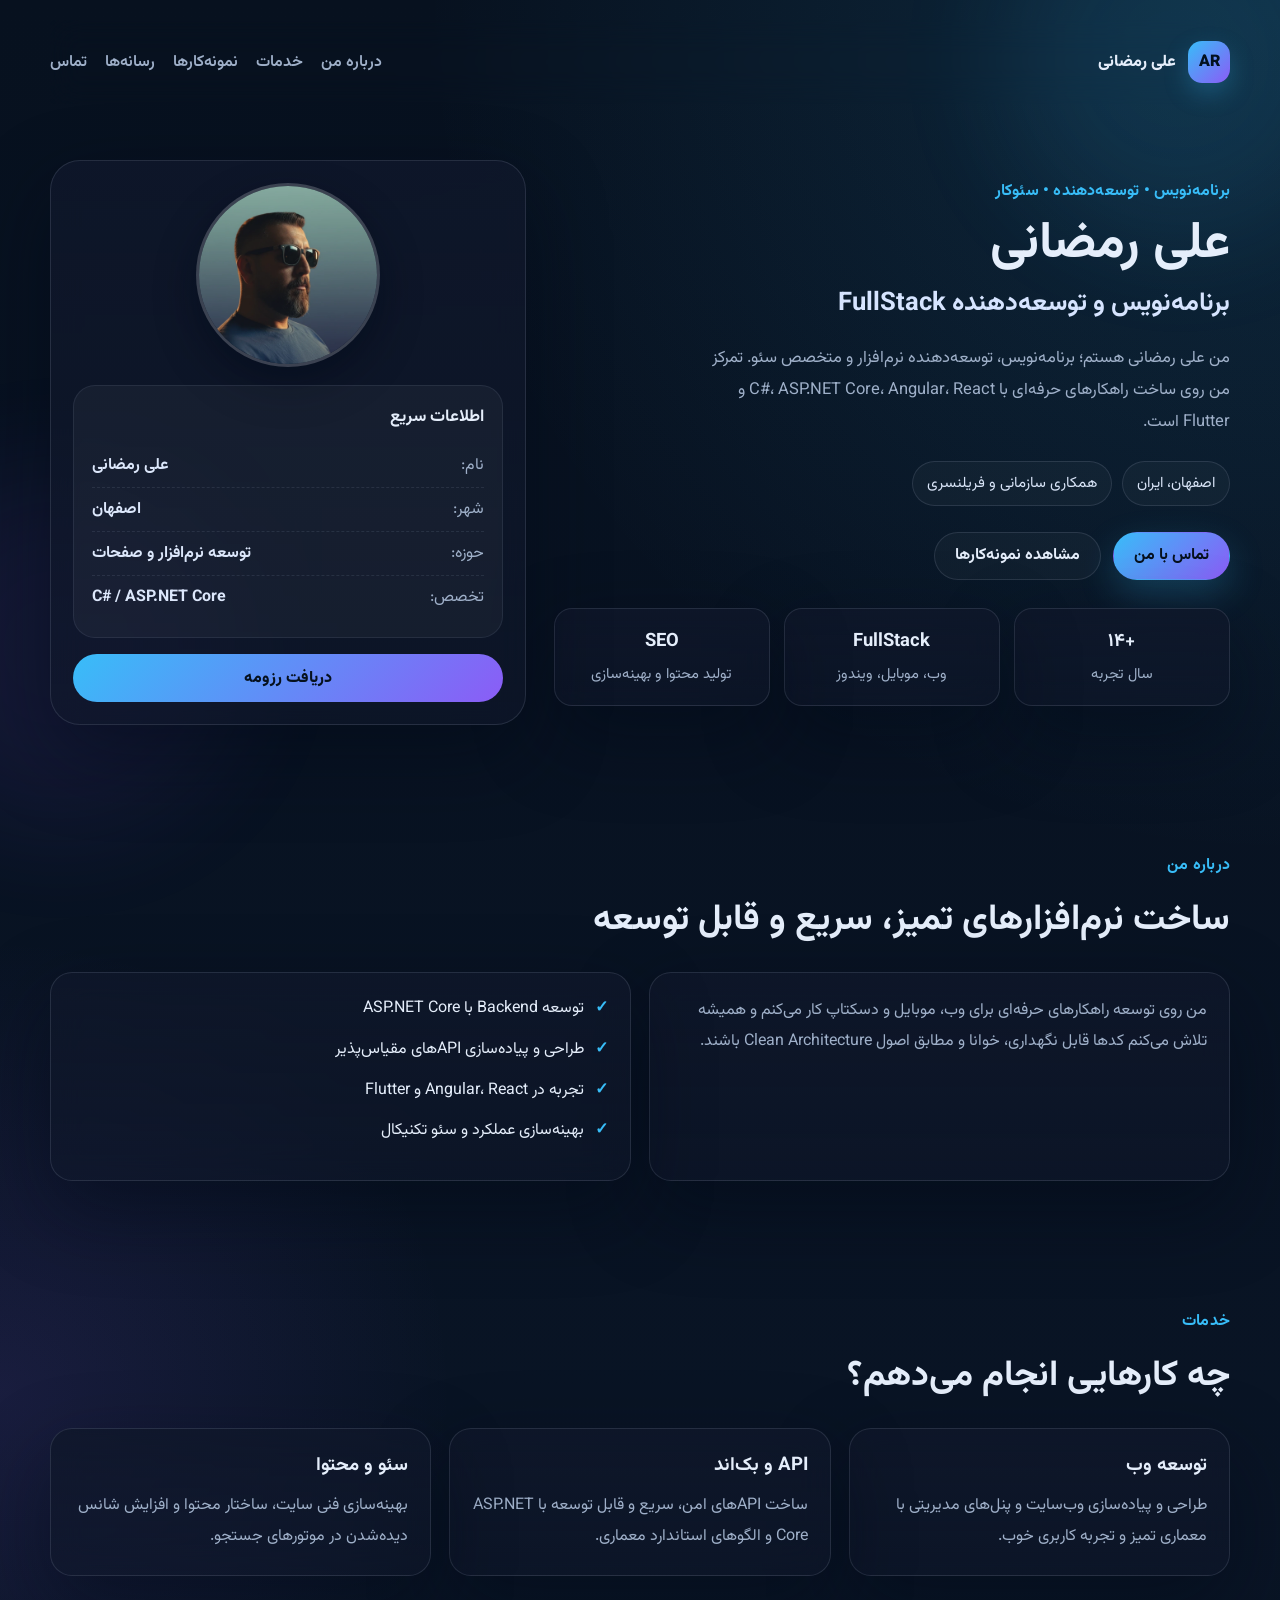
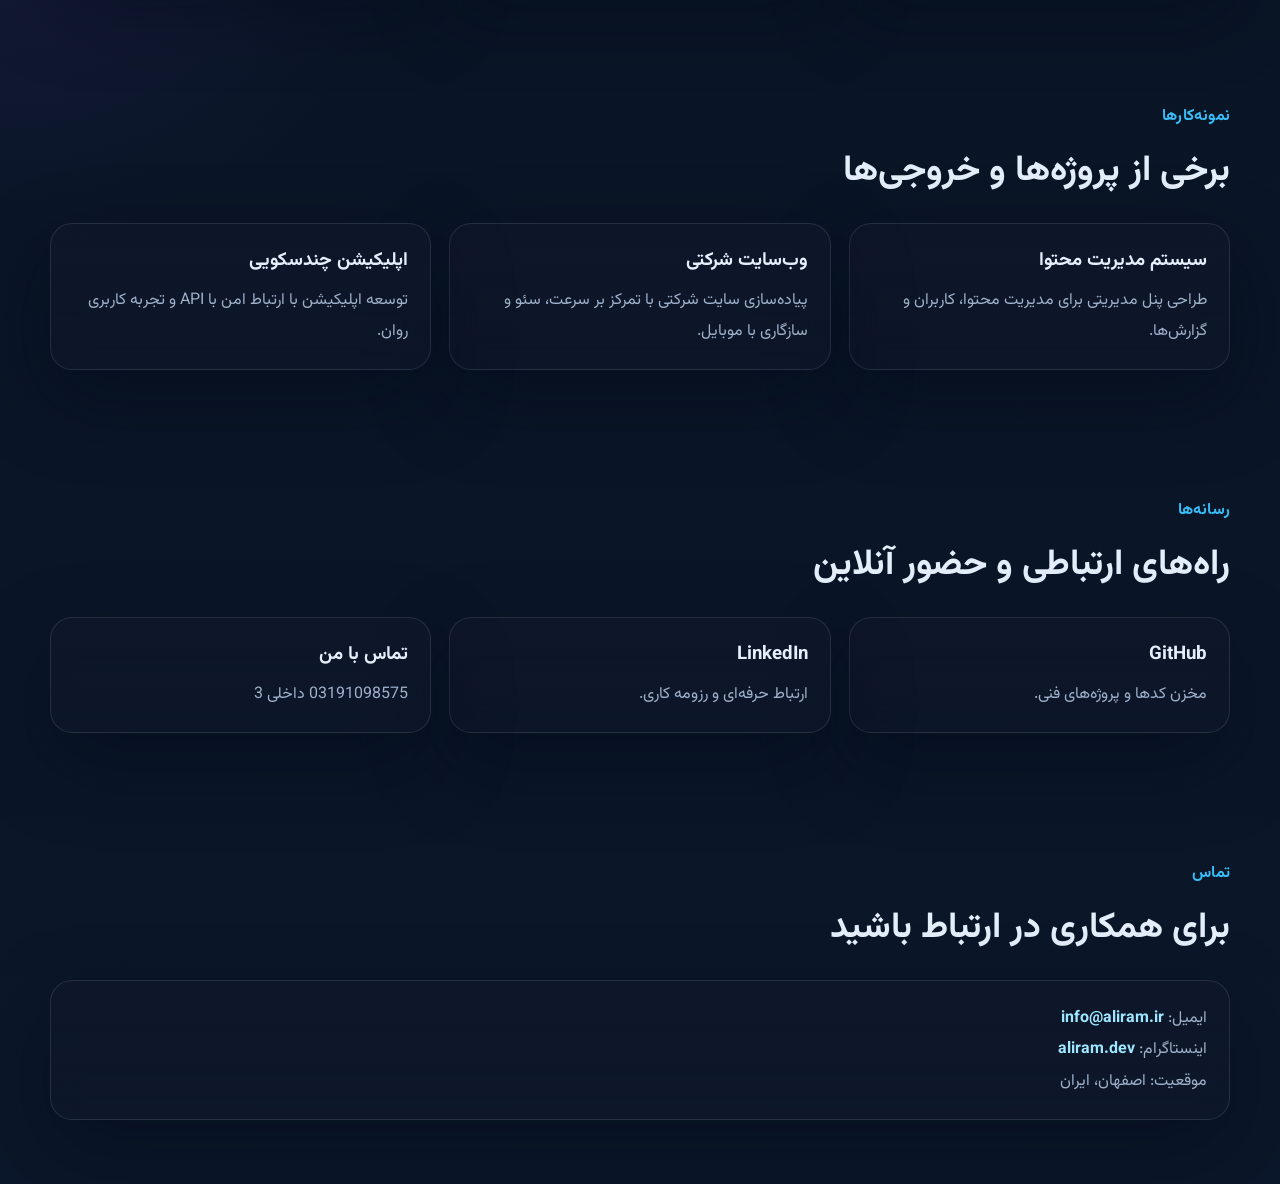
<file: index.html>
<!DOCTYPE html>
<html lang="fa" dir="rtl">

<head>
  <meta charset="UTF-8" />
  <meta name="viewport" content="width=device-width, initial-scale=1.0" />
  <title>علی رمضانی | برنامه‌نویس و توسعه‌دهنده FullStack</title>
  <meta name="description"
    content="وب‌سایت شخصی علی رمضانی؛ برنامه‌نویس C#، توسعه‌دهنده ASP.NET Core، Angular و متخصص سئو." />
  <meta name="theme-color" content="#0f172a" />

  <link rel="preconnect" href="https://fonts.googleapis.com">
  <link rel="preconnect" href="https://fonts.gstatic.com" crossorigin>
  <link href="https://fonts.googleapis.com/css2?family=Vazirmatn:wght@300;400;500;600;700;800;900&display=swap"
    rel="stylesheet">

  <link rel="stylesheet" href="styles.css" />
  <meta name="google-site-verification" content="1s5EeP-SHivhsp4uMMi-M1cY0ora1Ug9UKWRxHnx9TA" />
</head>

<body>
  <div class="bg-glow bg-glow-1" aria-hidden="true"></div>
  <div class="bg-glow bg-glow-2" aria-hidden="true"></div>

  <header class="hero">
    <nav class="nav container">
      <a class="brand" href="#home">
        <span class="brand-mark">AR</span>
        <span class="brand-text">علی رمضانی</span>
      </a>

      <button class="menu-toggle" id="menuToggle" aria-label="باز و بسته کردن منو" aria-expanded="false"
        aria-controls="navLinks">
        <span></span>
        <span></span>
        <span></span>
      </button>

      <div class="nav-links" id="navLinks">
        <a href="#about">درباره من</a>
        <a href="#services">خدمات</a>
        <a href="#portfolio">نمونه‌کارها</a>
        <a href="#media">رسانه‌ها</a>
        <a href="#contact">تماس</a>
      </div>
    </nav>

    <section class="hero-content container" id="home">
      <div class="hero-text">
        <p class="eyebrow">برنامه‌نویس • توسعه‌دهنده • سئوکار</p>
        <h1>علی رمضانی</h1>
        <h2>برنامه‌نویس و توسعه‌دهنده FullStack</h2>

        <p class="lead">
          من علی رمضانی هستم؛ برنامه‌نویس، توسعه‌دهنده نرم‌افزار و متخصص سئو.
          تمرکز من روی ساخت راهکارهای حرفه‌ای با C#، ASP.NET Core، Angular، React و Flutter است.
        </p>

        <div class="hero-meta">
          <span>اصفهان، ایران</span>
          <span>همکاری سازمانی و فریلنسری</span>
        </div>

        <div class="hero-actions">
          <a class="btn btn-primary" href="#contact">تماس با من</a>
          <a class="btn btn-secondary" href="#portfolio">مشاهده نمونه‌کارها</a>
        </div>

        <div class="hero-stats">
          <div class="stat">
            <strong>+۱۴</strong>
            <span>سال تجربه</span>
          </div>
          <div class="stat">
            <strong>FullStack</strong>
            <span>وب، موبایل، ویندوز</span>
          </div>
          <div class="stat">
            <strong>SEO</strong>
            <span>تولید محتوا و بهینه‌سازی</span>
          </div>
        </div>
      </div>

      <div class="hero-card">
        <div class="profile-avatar">
          <img src="profile.png" alt="تصویر پرسنلی علی رمضانی" />
        </div>

        <div class="profile-card">
          <h3>اطلاعات سریع</h3>
          <ul>
            <li><span>نام:</span><strong>علی رمضانی</strong></li>
            <li><span>شهر:</span><strong>اصفهان</strong></li>
            <li><span>حوزه:</span><strong>توسعه نرم‌افزار و صفحات</strong></li>
            <li><span>تخصص:</span><strong>C# / ASP.NET Core</strong></li>
          </ul>
        </div>

        <a class="resume-link" href="/resume.pdf" aria-label="دانلود رزومه">
          دریافت رزومه
        </a>
      </div>
    </section>
  </header>

  <main>
    <section id="about" class="section container">
      <div class="section-head">
        <p class="section-kicker">درباره من</p>
        <h2>ساخت نرم‌افزارهای تمیز، سریع و قابل توسعه</h2>
      </div>

      <div class="about-grid">
        <div class="about-card">
          <p>
            من روی توسعه راهکارهای حرفه‌ای برای وب، موبایل و دسکتاپ کار می‌کنم و
            همیشه تلاش می‌کنم کدها قابل نگهداری، خوانا و مطابق اصول Clean Architecture باشند.
          </p>
        </div>

        <div class="about-card">
          <ul class="check-list">
            <li>توسعه Backend با ASP.NET Core</li>
            <li>طراحی و پیاده‌سازی APIهای مقیاس‌پذیر</li>
            <li>تجربه در Angular، React و Flutter</li>
            <li>بهینه‌سازی عملکرد و سئو تکنیکال</li>
          </ul>
        </div>
      </div>
    </section>

    <section id="services" class="section container">
      <div class="section-head">
        <p class="section-kicker">خدمات</p>
        <h2>چه کارهایی انجام می‌دهم؟</h2>
      </div>

      <div class="cards-grid">
        <article class="info-card">
          <h3>توسعه وب</h3>
          <p>طراحی و پیاده‌سازی وب‌سایت و پنل‌های مدیریتی با معماری تمیز و تجربه کاربری خوب.</p>
        </article>
        <article class="info-card">
          <h3>API و بک‌اند</h3>
          <p>ساخت APIهای امن، سریع و قابل توسعه با ASP.NET Core و الگوهای استاندارد معماری.</p>
        </article>
        <article class="info-card">
          <h3>سئو و محتوا</h3>
          <p>بهینه‌سازی فنی سایت، ساختار محتوا و افزایش شانس دیده‌شدن در موتورهای جستجو.</p>
        </article>
      </div>
    </section>

    <section id="portfolio" class="section container">
      <div class="section-head">
        <p class="section-kicker">نمونه‌کارها</p>
        <h2>برخی از پروژه‌ها و خروجی‌ها</h2>
      </div>

      <div class="cards-grid">
        <article class="portfolio-card">
          <h3>سیستم مدیریت محتوا</h3>
          <p>طراحی پنل مدیریتی برای مدیریت محتوا، کاربران و گزارش‌ها.</p>
        </article>
        <article class="portfolio-card">
          <h3>وب‌سایت شرکتی</h3>
          <p>پیاده‌سازی سایت شرکتی با تمرکز بر سرعت، سئو و سازگاری با موبایل.</p>
        </article>
        <article class="portfolio-card">
          <h3>اپلیکیشن چندسکویی</h3>
          <p>توسعه اپلیکیشن با ارتباط امن با API و تجربه کاربری روان.</p>
        </article>
      </div>
    </section>

    <section id="media" class="section container">
      <div class="section-head">
        <p class="section-kicker">رسانه‌ها</p>
        <h2>راه‌های ارتباطی و حضور آنلاین</h2>
      </div>

      <div class="cards-grid">
        <article class="info-card">
          <h3><a href="https://github.com/aliram-ir">GitHub</a></h3>
          <p>مخزن کدها و پروژه‌های فنی.</p>
        </article>
        <article class="info-card">
          <h3><a href="https://www.linkedin.com/in/aliramir/">LinkedIn</a></h3>
          <p>ارتباط حرفه‌ای و رزومه کاری.</p>
        </article>
        <article class="info-card">
          <h3>تماس با من</h3>
          <p>03191098575 داخلی 3</p>
        </article>
      </div>
    </section>

    <section id="contact" class="section container">
      <div class="section-head">
        <p class="section-kicker">تماس</p>
        <h2>برای همکاری در ارتباط باشید</h2>
      </div>

      <div class="contact-card">
        <p>ایمیل: <a href="mailto:info@aliram.ir">info@aliram.ir</a></p>
        <p>اینستاگرام: <a href="https://instagram.com/aliram.dev" target="_blank" rel="noopener">aliram.dev</a></p>
        <p>موقعیت: اصفهان، ایران</p>
      </div>
    </section>
  </main>

  <script src="script.js"></script>
</body>

</html>
</file>
<file: styles.css>
/* Ali Ramezani */
:root {
  --bg: #07111f;
  --bg-2: #0b172a;
  --card: rgba(15, 23, 42, 0.82);
  --card-strong: rgba(15, 23, 42, 0.95);
  --border: rgba(148, 163, 184, 0.18);
  --text: #e5eefb;
  --muted: #9fb0c9;
  --primary: #38bdf8;
  --primary-2: #8b5cf6;
  --shadow: 0 30px 80px rgba(2, 8, 23, 0.45);
  --radius-xl: 30px;
  --radius-lg: 22px;
  --radius-md: 16px;
  --container: 1180px;
}

* {
  box-sizing: border-box;
}

html {
  scroll-behavior: smooth;
}

body {
  margin: 0;
  font-family: "Vazirmatn", sans-serif;
  background:
    radial-gradient(circle at top right, rgba(56, 189, 248, 0.14), transparent 28%),
    radial-gradient(circle at left, rgba(139, 92, 246, 0.12), transparent 24%),
    linear-gradient(180deg, var(--bg), var(--bg-2));
  color: var(--text);
  min-height: 100vh;
  direction: rtl;
  overflow-x: hidden;
}

a {
  color: inherit;
  text-decoration: none;
}

img {
  max-width: 100%;
  display: block;
}

.container {
  width: min(calc(100% - 32px), var(--container));
  margin-inline: auto;
}

.bg-glow {
  position: fixed;
  inset: auto;
  width: 360px;
  height: 360px;
  border-radius: 50%;
  filter: blur(60px);
  opacity: 0.28;
  pointer-events: none;
  z-index: 0;
}

.bg-glow-1 {
  top: -120px;
  right: -80px;
  background: rgba(56, 189, 248, 0.35);
}

.bg-glow-2 {
  bottom: 8%;
  left: -120px;
  background: rgba(139, 92, 246, 0.32);
}

.hero,
main,
.section {
  position: relative;
  z-index: 1;
}

.hero {
  padding: 20px 0 40px;
}

.nav {
  min-height: 84px;
  display: flex;
  align-items: center;
  justify-content: space-between;
  gap: 18px;
  position: sticky;
  top: 0;
  z-index: 20;
  padding: 14px 0;
  backdrop-filter: blur(16px);
}

.brand {
  display: flex;
  align-items: center;
  gap: 12px;
  font-weight: 800;
}

.brand-mark {
  width: 42px;
  height: 42px;
  display: grid;
  place-items: center;
  border-radius: 14px;
  background: linear-gradient(135deg, var(--primary), var(--primary-2));
  color: #03111f;
  font-weight: 900;
  box-shadow: 0 10px 24px rgba(56, 189, 248, 0.25);
}

.brand-text {
  font-size: 1.02rem;
}

.nav-links {
  display: flex;
  align-items: center;
  gap: 18px;
}

.nav-links a {
  color: var(--muted);
  font-weight: 600;
  transition: 0.25s ease;
}

.nav-links a:hover {
  color: #fff;
}

.menu-toggle {
  display: none;
  width: 46px;
  height: 46px;
  border: 1px solid var(--border);
  background: rgba(15, 23, 42, 0.65);
  border-radius: 14px;
  cursor: pointer;
  padding: 10px;
}

.menu-toggle span {
  display: block;
  height: 2px;
  background: var(--text);
  border-radius: 999px;
  margin: 5px 0;
}

.hero-content {
  padding: 56px 0 24px;
  display: grid;
  grid-template-columns: 1.35fr 0.95fr;
  gap: 28px;
  align-items: center;
}

.eyebrow,
.section-kicker {
  display: inline-flex;
  align-items: center;
  gap: 8px;
  color: var(--primary);
  font-weight: 700;
  letter-spacing: 0.2px;
  margin: 0 0 14px;
}

.hero-text h1 {
  margin: 0;
  font-size: clamp(2.3rem, 4vw, 4.4rem);
  line-height: 1.05;
}

.hero-text h2 {
  margin: 12px 0 0;
  color: #d6e4ff;
  font-size: clamp(1.1rem, 2vw, 1.6rem);
  font-weight: 700;
}

.lead {
  margin: 18px 0 0;
  color: var(--muted);
  line-height: 1.95;
  font-size: 1.03rem;
  max-width: 58ch;
}

.hero-meta {
  display: flex;
  flex-wrap: wrap;
  gap: 10px;
  margin-top: 22px;
}

.hero-meta span {
  border: 1px solid var(--border);
  background: rgba(255, 255, 255, 0.03);
  padding: 10px 14px;
  border-radius: 999px;
  color: #d8e4f7;
  font-size: 0.94rem;
}

.hero-actions {
  display: flex;
  flex-wrap: wrap;
  gap: 12px;
  margin-top: 26px;
}

.btn {
  display: inline-flex;
  align-items: center;
  justify-content: center;
  min-height: 48px;
  padding: 0 20px;
  border-radius: 999px;
  border: 1px solid transparent;
  font-weight: 700;
  transition: 0.25s ease;
}

.btn-primary {
  background: linear-gradient(135deg, var(--primary), var(--primary-2));
  color: #06111e;
  box-shadow: 0 14px 36px rgba(56, 189, 248, 0.24);
}

.btn-secondary {
  border-color: var(--border);
  background: rgba(255, 255, 255, 0.03);
  color: var(--text);
}

.btn:hover {
  transform: translateY(-2px);
}

.hero-stats {
  display: grid;
  grid-template-columns: repeat(3, minmax(0, 1fr));
  gap: 14px;
  margin-top: 28px;
}

.stat,
.hero-card,
.about-card,
.info-card,
.portfolio-card,
.contact-card {
  border: 1px solid var(--border);
  background: linear-gradient(180deg, rgba(15, 23, 42, 0.82), rgba(15, 23, 42, 0.58));
  backdrop-filter: blur(16px);
  box-shadow: var(--shadow);
}

.stat {
  border-radius: 18px;
  padding: 18px 14px;
  text-align: center;
}

.stat strong {
  display: block;
  font-size: 1.15rem;
  margin-bottom: 6px;
}

.stat span {
  color: var(--muted);
  font-size: 0.92rem;
}

.hero-card {
  padding: 22px;
  border-radius: var(--radius-xl);
  background: linear-gradient(180deg, rgba(15, 23, 42, 0.9), rgba(15, 23, 42, 0.65));
}

.profile-avatar {
  width: 184px;
  height: 184px;
  margin: 0 auto 18px;
  border-radius: 50%;
  overflow: hidden;
  border: 3px solid rgba(255, 255, 255, 0.16);
  box-shadow: 0 18px 42px rgba(2, 8, 23, 0.45);
  background: rgba(255, 255, 255, 0.04);
}

.profile-avatar img {
  width: 100%;
  height: 100%;
  object-fit: cover;
}

.profile-card {
  border-radius: 22px;
  padding: 18px;
  background: rgba(255, 255, 255, 0.04);
  border: 1px solid rgba(148, 163, 184, 0.12);
}

.profile-card h3 {
  margin: 0 0 14px;
  font-size: 1.05rem;
}

.profile-card ul {
  list-style: none;
  padding: 0;
  margin: 0;
}

.profile-card li {
  display: flex;
  justify-content: space-between;
  gap: 12px;
  padding: 9px 0;
  color: #dce7fb;
  border-bottom: 1px dashed rgba(148, 163, 184, 0.14);
}

.profile-card li:last-child {
  border-bottom: 0;
}

.profile-card li span {
  color: var(--muted);
  flex: 0 0 auto;
}

.profile-card li strong {
  text-align: left;
  font-weight: 700;
}

.resume-link {
  display: inline-flex;
  width: 100%;
  justify-content: center;
  margin-top: 16px;
  min-height: 48px;
  align-items: center;
  border-radius: 999px;
  background: linear-gradient(135deg, var(--primary), var(--primary-2));
  color: #06111e;
  font-weight: 800;
  transition: 0.25s ease;
}

.resume-link:hover {
  transform: translateY(-2px);
}

.section {
  padding: 64px 0;
}

.section-head {
  margin-bottom: 24px;
}

.section-head h2 {
  margin: 0;
  font-size: clamp(1.5rem, 2.8vw, 2.3rem);
}

.about-grid,
.cards-grid {
  display: grid;
  grid-template-columns: repeat(3, minmax(0, 1fr));
  gap: 18px;
}

.about-grid {
  grid-template-columns: repeat(2, minmax(0, 1fr));
}

.about-card,
.info-card,
.portfolio-card,
.contact-card {
  border-radius: var(--radius-lg);
  padding: 22px;
}

.about-card p,
.info-card p,
.portfolio-card p,
.contact-card p {
  color: var(--muted);
  line-height: 1.95;
  margin: 0;
}

.check-list {
  margin: 0;
  padding: 0;
  list-style: none;
  color: var(--text);
}

.check-list li {
  position: relative;
  padding-right: 24px;
  margin-bottom: 12px;
  line-height: 1.8;
}

.check-list li::before {
  content: "✓";
  position: absolute;
  right: 0;
  top: 0;
  color: var(--primary);
  font-weight: 900;
}

.info-card h3,
.portfolio-card h3 {
  margin: 0 0 10px;
}

.contact-card a {
  color: #9ee7ff;
  font-weight: 700;
}

@media (max-width: 980px) {

  .hero-content,
  .about-grid,
  .cards-grid {
    grid-template-columns: 1fr;
  }

  .hero-card {
    max-width: 520px;
    margin-inline: auto;
  }

  .hero-stats {
    grid-template-columns: 1fr;
  }
}

@media (max-width: 760px) {
  .nav-links {
    position: absolute;
    top: 78px;
    left: 0;
    right: 0;
    flex-direction: column;
    align-items: stretch;
    gap: 0;
    padding: 12px;
    border-radius: 18px;
    background: rgba(7, 17, 31, 0.94);
    border: 1px solid var(--border);
    box-shadow: var(--shadow);
    display: none;
  }

  .nav-links.open {
    display: flex;
  }

  .nav-links a {
    padding: 12px 14px;
    border-radius: 12px;
  }

  .menu-toggle {
    display: inline-block;
  }

  .brand-text {
    font-size: 0.98rem;
  }

  .hero {
    padding-top: 10px;
  }
}

@media (max-width: 520px) {
  .profile-avatar {
    width: 156px;
    height: 156px;
  }

  .section {
    padding: 52px 0;
  }

  .hero-text h1 {
    font-size: 2.1rem;
  }

  .hero-text h2 {
    font-size: 1.05rem;
  }
}
</file>
